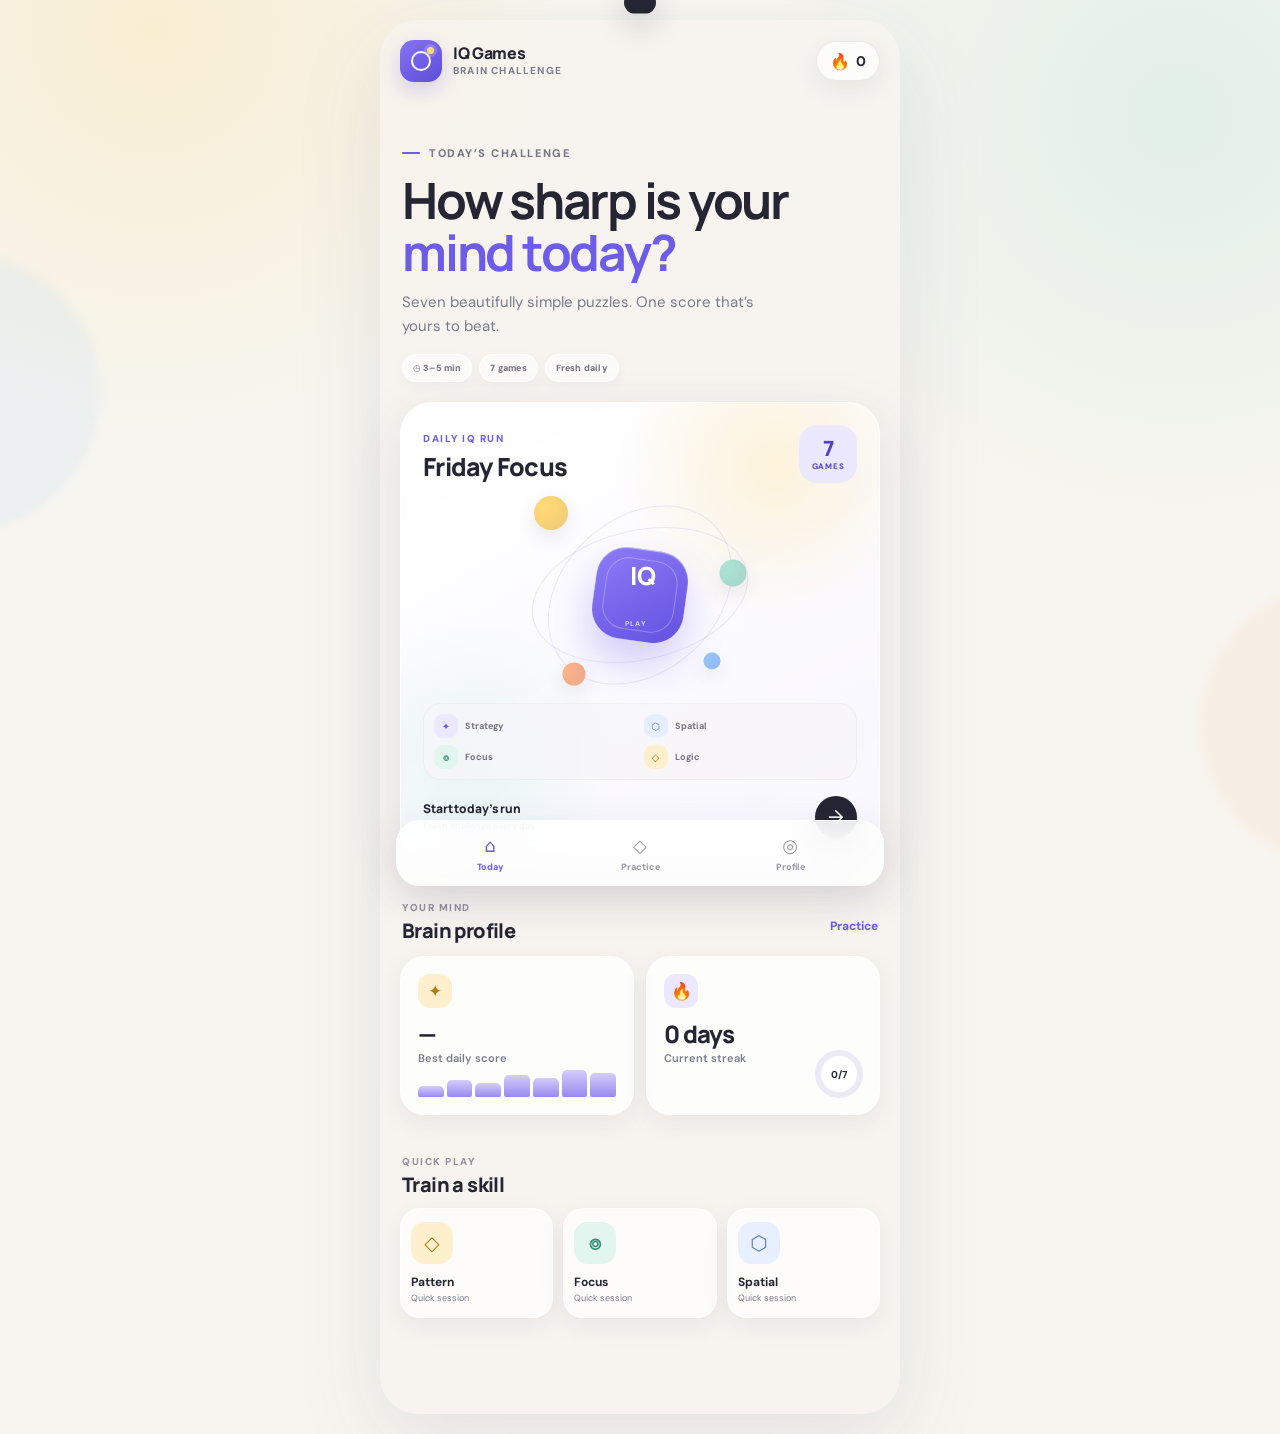
<file: index.html>
<!DOCTYPE html>
<html lang="en">
<head>
  <meta charset="UTF-8" />
  <meta name="viewport" content="width=device-width, initial-scale=1.0, viewport-fit=cover" />
  <meta name="theme-color" content="#f7f5ef" />
  <meta name="description" content="IQ Games — beautiful daily logic challenges." />
  <title>IQ Games — Brain Challenge</title>
  <link rel="preconnect" href="https://fonts.googleapis.com">
  <link rel="preconnect" href="https://fonts.gstatic.com" crossorigin>
  <link href="https://fonts.googleapis.com/css2?family=DM+Sans:wght@400;500;600;700&family=Manrope:wght@600;700;800&display=swap" rel="stylesheet">
  <link rel="icon" href="assets/app-icon.svg?v=20260904-runtimefix1" type="image/svg+xml" />
  <link rel="stylesheet" href="styles.css?v=20260904-runtimefix1" />
</head>
<body>
  <div class="ambient ambient-one"></div>
  <div class="ambient ambient-two"></div>

  <main class="app-shell" aria-live="polite">
    <header class="topbar">
      <button class="brand" id="brandButton" aria-label="Go home">
        <span class="brand-mark" aria-hidden="true">
          <span class="brand-ring"></span>
          <span class="brand-dot"></span>
        </span>
        <span class="brand-copy">
          <strong>IQ Games</strong>
          <small>Brain Challenge</small>
        </span>
      </button>

      <button class="streak-pill" aria-label="Current streak">
        <span aria-hidden="true">🔥</span>
        <strong id="headerStreak">0</strong>
      </button>
    </header>

    <section class="screen is-active" id="homeScreen" data-screen="home">
      <div class="hero">
        <div class="eyebrow"><span></span> Today’s challenge</div>
        <h1>How sharp is your<br><em>mind today?</em></h1>
        <p>Seven beautifully simple puzzles. One score that’s yours to beat.</p>
        <div class="hero-meta"><span>◷ 3–5 min</span><span>7 games</span><span>Fresh daily</span></div>
      </div>

      <button class="daily-card" id="startRunButton">
        <div class="daily-card-top">
          <div>
            <span class="card-kicker">DAILY IQ RUN</span>
            <h2 id="dailyTitle">Today’s Mix</h2>
          </div>
          <div class="run-count">7<span>games</span></div>
        </div>

        <div class="orbit-art" aria-hidden="true">
          <div class="orbit orbit-a"></div>
          <div class="orbit orbit-b"></div>
          <div class="orb orb-one"></div>
          <div class="orb orb-two"></div>
          <div class="orb orb-three"></div>
          <div class="orb orb-four"></div>
          <div class="center-gem"><span>IQ</span><small>PLAY</small></div>
        </div>

        <div class="daily-mix">
          <span><i class="mix-dot strategy">✦</i> Strategy</span>
          <span><i class="mix-dot spatial">⬡</i> Spatial</span>
          <span><i class="mix-dot focus">⌾</i> Focus</span>
          <span><i class="mix-dot logic">◇</i> Logic</span>
        </div>
        <div class="daily-card-bottom">
          <div class="daily-cta-copy">
            <strong id="dailyCtaText">Start today’s run</strong>
            <span class="community-copy" id="dailyStatusText">Fresh challenge every day</span>
          </div>
          <span class="arrow-button" aria-hidden="true">→</span>
        </div>
      </button>

      <section class="section-block">
        <div class="section-heading">
          <div>
            <span class="card-kicker muted">YOUR MIND</span>
            <h3>Brain profile</h3>
          </div>
          <button class="text-button" id="practiceButton">Practice</button>
        </div>

        <div class="stats-grid">
          <article class="stat-card score-card">
            <span class="stat-icon">✦</span>
            <strong id="homeBestScore">—</strong>
            <span>Best daily score</span>
            <div class="spark-bars" aria-hidden="true">
              <i style="height:35%"></i><i style="height:52%"></i><i style="height:43%"></i>
              <i style="height:68%"></i><i style="height:60%"></i><i style="height:84%"></i><i style="height:76%"></i>
            </div>
          </article>
          <article class="stat-card">
            <span class="stat-icon lavender">🔥</span>
            <strong id="homeStreak">0 days</strong>
            <span>Current streak</span>
            <div class="ring-progress" id="streakRing"><b id="streakGoal">0/7</b></div>
          </article>
        </div>
      </section>

      <section class="section-block">
        <div class="section-heading compact">
          <div>
            <span class="card-kicker muted">QUICK PLAY</span>
            <h3>Train a skill</h3>
          </div>
        </div>

        <div class="skill-row">
          <button class="skill-card" data-skill="Pattern">
            <span class="skill-art pattern-art">◇</span>
            <span><strong>Pattern</strong><small>Quick session</small></span>
          </button>
          <button class="skill-card" data-skill="Focus">
            <span class="skill-art focus-art">⌾</span>
            <span><strong>Focus</strong><small>Quick session</small></span>
          </button>
          <button class="skill-card" data-skill="Spatial">
            <span class="skill-art spatial-art">⬡</span>
            <span><strong>Spatial</strong><small>Quick session</small></span>
          </button>
        </div>
      </section>
    </section>

    <section class="screen" id="gameScreen" data-screen="game">
      <div class="game-head">
        <button class="icon-button" id="exitGameButton" aria-label="Exit challenge">×</button>
        <div class="progress-wrap">
          <div class="progress-meta">
            <span id="questionCounter">1 of 7</span>
            <span id="gameCategory">PATTERN</span>
          </div>
          <div class="progress-track"><span id="progressBar"></span></div>
        </div>
        <div class="timer-pill"><span>◷</span><strong id="timerText">20</strong></div>
      </div>

      <div class="challenge-copy">
        <span class="eyebrow centered" id="modePrompt"><span></span> Think carefully</span>
        <h2 id="questionTitle">What comes next?</h2>
        <p id="questionHint">Find the hidden rule in the sequence.</p>
      </div>

      <div class="puzzle-stage" id="puzzleStage">
        <div class="stage-chip" id="stageChip">PATTERN</div>
        <div class="puzzle-board" id="puzzleBoard"></div>
        <div class="memory-curtain" id="memoryCurtain" aria-hidden="true">
          <span>✦</span>
          <strong>Now remember it</strong>
        </div>
      </div>

      <div class="answer-label" id="answerLabel">CHOOSE YOUR ANSWER</div>
      <div class="answers-grid" id="answersGrid"></div>

      <div class="feedback-card" id="feedbackCard" role="status">
        <div class="feedback-icon" id="feedbackIcon">✓</div>
        <div>
          <strong id="feedbackTitle">Exactly right</strong>
          <p id="feedbackText">You spotted the rule.</p>
        </div>
        <button id="nextButton">Next <span>→</span></button>
      </div>
    </section>

    <section class="screen" id="resultScreen" data-screen="result">
      <div class="result-top">
        <span class="eyebrow centered" id="resultEyebrow"><span></span> Daily run complete</span>
        <h2 id="resultTitle">Beautiful thinking.</h2>
        <p id="resultSubtitle">Here’s how your mind performed today.</p>
      </div>

      <div class="score-orbit">
        <div class="score-ring ring-one"></div>
        <div class="score-ring ring-two"></div>
        <div class="score-core">
          <small>BRAIN SCORE</small>
          <strong id="finalScore">0</strong>
          <span id="scoreDelta">Run summary</span>
        </div>
        <span class="score-star star-a">✦</span>
        <span class="score-star star-b">✦</span>
        <span class="score-star star-c">✦</span>
      </div>

      <div class="rank-banner">
        <div class="rank-icon">♢</div>
        <div><small>BRAIN RANK</small><strong id="rankText">—</strong></div>
        <span id="correctText">—</span>
      </div>

      <div class="ability-card">
        <div class="ability-row">
          <span>Pattern</span><div><i id="patternBar"></i></div><strong id="patternScore">—</strong>
        </div>
        <div class="ability-row">
          <span>Logic</span><div><i id="logicBar"></i></div><strong id="logicScore">—</strong>
        </div>
        <div class="ability-row">
          <span>Focus</span><div><i id="focusBar"></i></div><strong id="focusScore">—</strong>
        </div>
        <div class="ability-row">
          <span>Speed</span><div><i id="speedBar"></i></div><strong id="speedScore">—</strong>
        </div>
      </div>

      <div class="insight-card">
        <span class="insight-spark">✦</span>
        <div><small>TODAY’S INSIGHT</small><strong id="insightTitle">Your pattern sense stood out.</strong><p id="insightText">Keep training the skill with the most room to grow.</p><button id="insightPracticeButton" data-skill="Mixed">Train next →</button></div>
      </div>

      <div class="run-reward-card" id="runRewardCard">
        <div class="reward-gem" aria-hidden="true"><span>✦</span></div>
        <div class="reward-copy">
          <small id="runRewardKicker">DAILY REWARD</small>
          <strong id="runRewardTitle">Run reward</strong>
          <p id="runRewardText">Calculated after your run.</p>
          <div class="streak-week" id="streakWeek" aria-label="Seven day streak progress"></div>
        </div>
      </div>

      <div class="result-actions">
        <button class="primary-button" id="shareButton">Share my score <span>↗</span></button>
        <button class="secondary-button" id="homeButton">Back home</button>
      </div>
    </section>



    <section class="screen" id="practiceScreen" data-screen="practice">
      <div class="practice-hero">
        <span class="eyebrow"><span></span> Practice lab</span>
        <h2>Train one skill<br>at a time.</h2>
        <p>Short sessions designed to feel playful, not like homework.</p>
      </div>

      <button class="practice-feature" data-practice="Mixed">
        <div>
          <span class="card-kicker">MIXED SPRINT</span>
          <h3>Five quick challenges</h3>
          <p>A little logic, spatial thinking, focus, and strategy.</p>
        </div>
        <span class="practice-play">→</span>
        <div class="practice-orbs" aria-hidden="true"><i></i><i></i><i></i></div>
      </button>

      <div class="practice-grid">
        <button class="practice-category" data-practice="Pattern">
          <span class="practice-icon pattern">◇</span>
          <div><strong>Pattern</strong><small>Sequences + matrices</small></div>
          <em>→</em>
        </button>
        <button class="practice-category" data-practice="Logic">
          <span class="practice-icon logic">⌁</span>
          <div><strong>Logic</strong><small>Balance + deduction</small></div>
          <em>→</em>
        </button>
        <button class="practice-category" data-practice="Spatial">
          <span class="practice-icon spatial">⬡</span>
          <div><strong>Spatial</strong><small>Fold + shadow + rotation</small></div>
          <em>→</em>
        </button>
        <button class="practice-category" data-practice="Focus">
          <span class="practice-icon focus">⌾</span>
          <div><strong>Focus</strong><small>Memory + path finding</small></div>
          <em>→</em>
        </button>
        <button class="practice-category wide" data-practice="Strategy">
          <span class="practice-icon strategy">✦</span>
          <div><strong>Strategy</strong><small>One Move + planning challenges</small></div>
          <em>→</em>
        </button>
      </div>
    </section>

    <section class="screen" id="profileScreen" data-screen="profile">
      <div class="profile-hero">
        <span class="eyebrow"><span></span> Your progress</span>
        <div class="level-orb"><small>LEVEL</small><strong id="profileLevel">1</strong></div>
        <h2>Keep your mind moving.</h2>
        <p>A simple record of your puzzle practice — no inflated IQ claims.</p>
        <div class="xp-track"><span id="profileXpBar"></span></div>
        <div class="xp-copy"><span id="profileXpText">0 XP</span><span id="profileNextText">500 to next level</span></div>
      </div>

      <div class="profile-stats">
        <article><span class="profile-stat-icon">✦</span><strong id="profileBest">—</strong><small>Best daily score</small></article>
        <article><span class="profile-stat-icon mint">🔥</span><strong id="profileStreak">0</strong><small>Day streak</small></article>
        <article><span class="profile-stat-icon blue">◎</span><strong id="profileAccuracy">—</strong><small>Accuracy</small></article>
        <article><span class="profile-stat-icon peach">↗</span><strong id="profileRuns">0</strong><small>Runs played</small></article>
      </div>

      <section class="profile-section">
        <div class="section-heading compact">
          <div><span class="card-kicker muted">MILESTONES</span><h3>Your collection</h3></div>
        </div>
        <div class="badge-grid">
          <article class="badge-card" id="badgeFirst"><span>◇</span><div><strong>First Spark</strong><small>Complete your first run</small></div></article>
          <article class="badge-card" id="badgeSharp"><span>✦</span><div><strong>Sharp Mind</strong><small>Score 80%+ in a run</small></div></article>
          <article class="badge-card" id="badgeStreak"><span>🔥</span><div><strong>On a Roll</strong><small>Reach a 3-day streak</small></div></article>
        </div>
      </section>

      <button class="secondary-button profile-home-button" id="profileHomeButton">Back to today</button>
    </section>

    <nav class="bottom-nav" id="bottomNav" aria-label="Main navigation">
      <button class="nav-item active" data-nav="home"><span>⌂</span><small>Today</small></button>
      <button class="nav-item" data-nav="practice"><span>◇</span><small>Practice</small></button>
      <button class="nav-item" data-nav="profile"><span>◎</span><small>Profile</small></button>
    </nav>
  </main>

  <div class="toast" id="toast"></div>
  <script src="app.js?v=20260904-runtimefix1"></script>
</body>
</html>
</file>
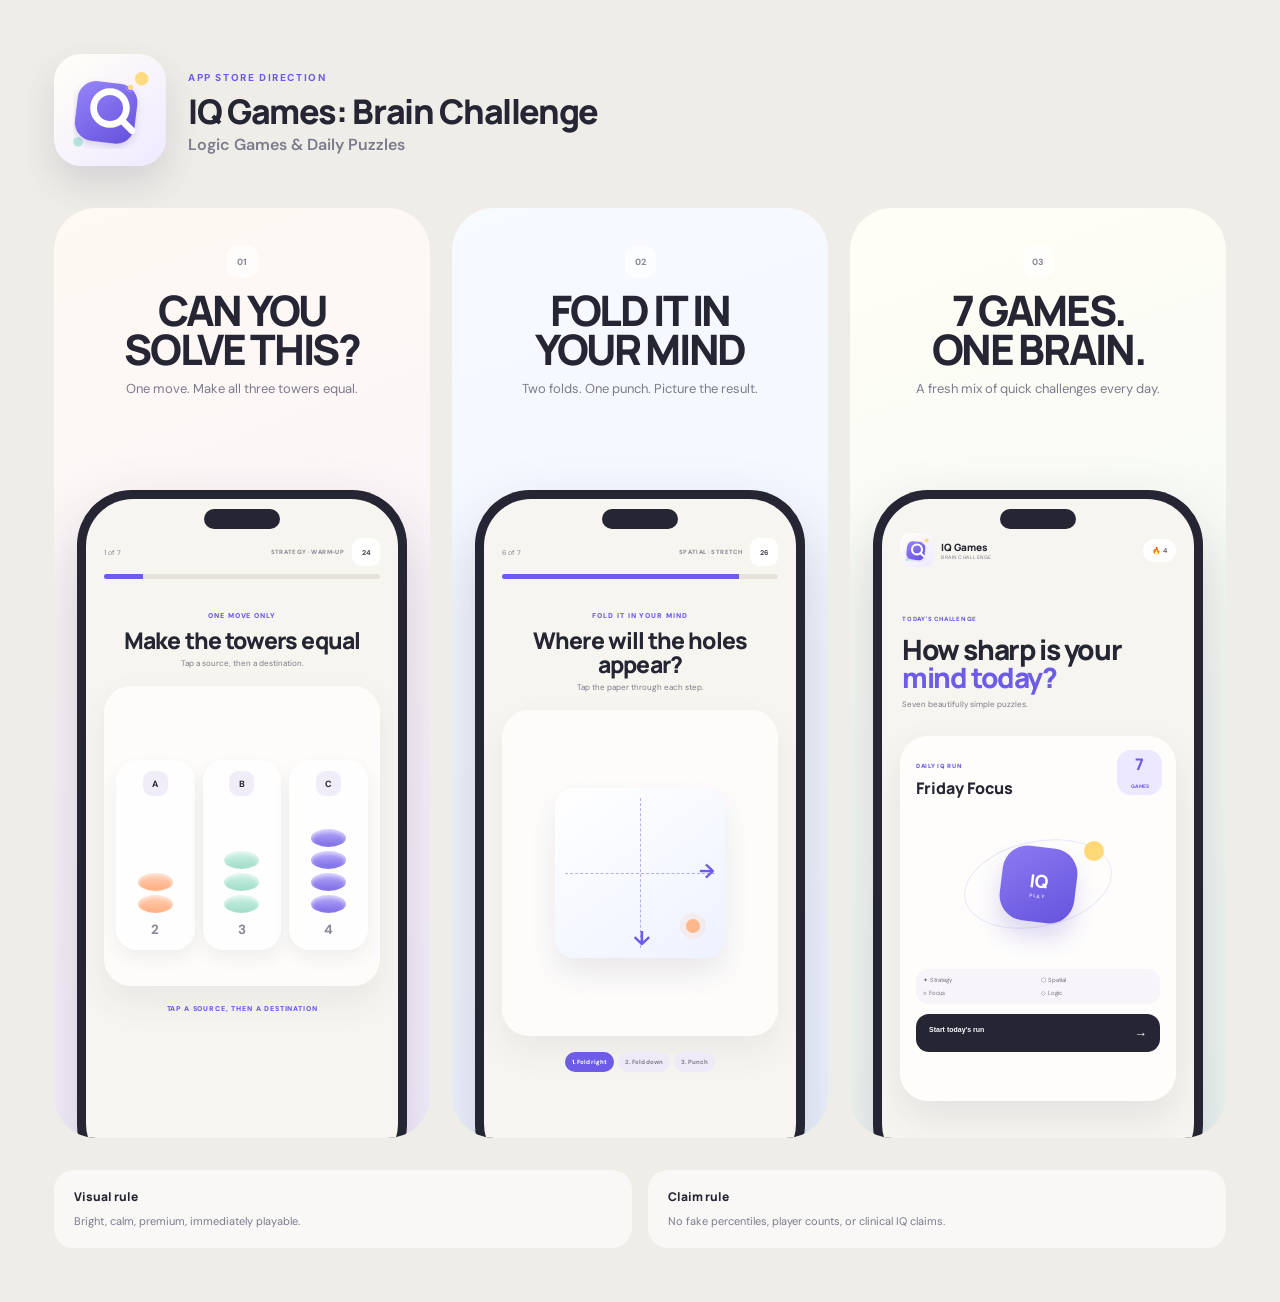
<file: app-store-preview.html>
<!DOCTYPE html>
<html lang="en">
<head>
  <meta charset="UTF-8">
  <meta name="viewport" content="width=device-width, initial-scale=1.0">
  <title>IQ Games — App Store Visual Preview</title>
  <link rel="preconnect" href="https://fonts.googleapis.com">
  <link rel="preconnect" href="https://fonts.gstatic.com" crossorigin>
  <link href="https://fonts.googleapis.com/css2?family=DM+Sans:wght@500;600;700&family=Manrope:wght@700;800&display=swap" rel="stylesheet">
  <link rel="stylesheet" href="app-store-preview.css">
</head>
<body>
  <main class="board">
    <header class="listing">
      <img src="assets/app-icon.svg" alt="IQ Games icon" class="app-icon">
      <div>
        <span class="overline">APP STORE DIRECTION</span>
        <h1>IQ Games: Brain Challenge</h1>
        <p>Logic Games & Daily Puzzles</p>
      </div>
    </header>

    <section class="shots">
      <article class="shot shot-one">
        <div class="shot-copy">
          <span class="shot-no">01</span>
          <h2>CAN YOU<br>SOLVE THIS?</h2>
          <p>One move. Make all three towers equal.</p>
        </div>
        <div class="phone">
          <div class="phone-ui">
            <div class="mini-header"><span>1 of 7</span><b>STRATEGY · WARM-UP</b><em>24</em></div>
            <div class="mini-progress"><i></i></div>
            <div class="mini-title"><small>ONE MOVE ONLY</small><strong>Make the towers equal</strong><span>Tap a source, then a destination.</span></div>
            <div class="tower-scene">
              <div class="preview-tower peach"><b>A</b><div><i></i><i></i></div><small>2</small></div>
              <div class="preview-tower mint"><b>B</b><div><i></i><i></i><i></i></div><small>3</small></div>
              <div class="preview-tower violet"><b>C</b><div><i></i><i></i><i></i><i></i></div><small>4</small></div>
            </div>
            <div class="instruction">TAP A SOURCE, THEN A DESTINATION</div>
          </div>
        </div>
      </article>

      <article class="shot shot-two">
        <div class="shot-copy">
          <span class="shot-no">02</span>
          <h2>FOLD IT IN<br>YOUR MIND</h2>
          <p>Two folds. One punch. Picture the result.</p>
        </div>
        <div class="phone">
          <div class="phone-ui">
            <div class="mini-header"><span>6 of 7</span><b>SPATIAL · STRETCH</b><em>26</em></div>
            <div class="mini-progress six"><i></i></div>
            <div class="mini-title"><small>FOLD IT IN YOUR MIND</small><strong>Where will the holes appear?</strong><span>Tap the paper through each step.</span></div>
            <div class="paper-scene">
              <div class="preview-paper">
                <i class="vline"></i><i class="hline"></i><i class="preview-punch"></i>
                <b>→</b><strong>↓</strong>
              </div>
            </div>
            <div class="fold-pills"><span class="active">1. Fold right</span><span>2. Fold down</span><span>3. Punch</span></div>
          </div>
        </div>
      </article>

      <article class="shot shot-three">
        <div class="shot-copy">
          <span class="shot-no">03</span>
          <h2>7 GAMES.<br>ONE BRAIN.</h2>
          <p>A fresh mix of quick challenges every day.</p>
        </div>
        <div class="phone">
          <div class="phone-ui home-preview">
            <div class="preview-brand"><img src="assets/app-icon.svg" alt=""><span><b>IQ Games</b><small>Brain Challenge</small></span><em>🔥 4</em></div>
            <div class="home-copy"><small>TODAY'S CHALLENGE</small><strong>How sharp is your<br><i>mind today?</i></strong><p>Seven beautifully simple puzzles.</p></div>
            <div class="daily-preview-card">
              <div><small>DAILY IQ RUN</small><strong>Friday Focus</strong><em>7<br><span>games</span></em></div>
              <div class="preview-orbit"><i></i><b>IQ<small>PLAY</small></b><span></span></div>
              <div class="mix-preview"><span>✦ Strategy</span><span>⬡ Spatial</span><span>⌾ Focus</span><span>◇ Logic</span></div>
              <button>Start today's run <span>→</span></button>
            </div>
          </div>
        </div>
      </article>
    </section>

    <footer>
      <div><strong>Visual rule</strong><span>Bright, calm, premium, immediately playable.</span></div>
      <div><strong>Claim rule</strong><span>No fake percentiles, player counts, or clinical IQ claims.</span></div>
    </footer>
  </main>
</body>
</html>
</file>
<file: styles.css>
:root {
  --paper:#f7f5ef;--surface:rgba(255,255,255,.82);--surface-solid:#fff;--ink:#252533;--muted:#7b7b8d;
  --line:rgba(45,45,68,.09);--violet:#6d5ce7;--violet-deep:#5141c7;--violet-soft:#ece8ff;
  --peach:#ffb78c;--yellow:#ffd977;--mint:#aee5d4;--blue:#9bc9ff;--rose:#f0a8b8;
  --danger:#e96b72;--success:#2ca77c;--shadow:0 18px 55px rgba(77,68,120,.12);
  --soft-shadow:0 8px 24px rgba(77,68,120,.08);--radius-xl:32px;--radius-lg:24px
}
*{box-sizing:border-box} html{background:var(--paper)}
body{margin:0;min-height:100vh;color:var(--ink);background:radial-gradient(circle at 12% 2%,rgba(255,216,119,.24),transparent 25rem),radial-gradient(circle at 92% 8%,rgba(174,229,212,.28),transparent 26rem),var(--paper);font-family:"DM Sans",system-ui,-apple-system,BlinkMacSystemFont,"Segoe UI",sans-serif;-webkit-font-smoothing:antialiased;overflow-x:hidden}
button{font:inherit;color:inherit} button:focus-visible{outline:3px solid rgba(109,92,231,.28);outline-offset:3px}
.ambient{position:fixed;width:280px;height:280px;border-radius:50%;filter:blur(4px);opacity:.45;pointer-events:none}
.ambient-one{left:-180px;top:28%;background:rgba(155,201,255,.24)}.ambient-two{right:-200px;bottom:4%;background:rgba(255,183,140,.19)}
.app-shell{width:min(100%,520px);min-height:100vh;margin:0 auto;position:relative;padding:env(safe-area-inset-top) 20px calc(96px + env(safe-area-inset-bottom))}
.topbar{height:82px;display:flex;align-items:center;justify-content:space-between;position:relative;z-index:5}
.brand{display:flex;align-items:center;gap:11px;border:0;background:transparent;padding:0;cursor:pointer;text-align:left}
.brand-mark{width:42px;height:42px;border-radius:14px;position:relative;display:grid;place-items:center;background:linear-gradient(145deg,#8574f4,#5d4dd9);box-shadow:0 8px 20px rgba(94,76,218,.22)}
.brand-ring{width:20px;height:20px;border:2.4px solid white;border-radius:50%;opacity:.95}.brand-dot{width:7px;height:7px;border-radius:50%;background:var(--yellow);position:absolute;right:8px;top:7px;box-shadow:0 0 0 3px rgba(255,255,255,.18)}
.brand-copy{display:flex;flex-direction:column;line-height:1.05}.brand-copy strong{font:800 16px/1 "Manrope",sans-serif;letter-spacing:-.02em}.brand-copy small{margin-top:5px;font-size:10px;font-weight:700;color:var(--muted);letter-spacing:.12em;text-transform:uppercase}
.streak-pill{border:1px solid var(--line);background:rgba(255,255,255,.68);backdrop-filter:blur(14px);height:40px;padding:0 13px;border-radius:999px;display:flex;align-items:center;gap:6px;box-shadow:var(--soft-shadow)}.streak-pill strong{font-size:14px}
.screen{display:none;animation:screenIn .38s cubic-bezier(.2,.8,.2,1)}.screen.is-active{display:block}@keyframes screenIn{from{opacity:0;transform:translateY(8px)}to{opacity:1;transform:translateY(0)}}
.hero{padding:36px 2px 24px}.eyebrow{display:inline-flex;align-items:center;gap:9px;color:#777588;font-size:11px;font-weight:800;letter-spacing:.14em;text-transform:uppercase}.eyebrow>span{width:18px;height:2px;border-radius:999px;background:var(--violet)}.eyebrow.centered{justify-content:center}
.hero h1,.challenge-copy h2,.result-top h2{font-family:"Manrope",sans-serif;letter-spacing:-.045em}.hero h1{margin:15px 0 12px;font-size:clamp(38px,10vw,50px);line-height:1.03}.hero h1 em{font-style:normal;color:var(--violet)}.hero p{max-width:390px;margin:0;color:var(--muted);font-size:15px;line-height:1.6}
.daily-card{width:100%;min-height:368px;border:1px solid rgba(255,255,255,.9);border-radius:var(--radius-xl);padding:22px;text-align:left;cursor:pointer;position:relative;overflow:hidden;background:linear-gradient(150deg,rgba(255,255,255,.94),rgba(248,246,255,.93)),var(--surface-solid);box-shadow:var(--shadow);transition:transform .25s ease,box-shadow .25s ease}
.daily-card:hover{transform:translateY(-2px);box-shadow:0 22px 65px rgba(77,68,120,.16)}.daily-card:active{transform:translateY(0) scale(.995)}.daily-card::before{content:"";position:absolute;inset:0;background:radial-gradient(circle at 78% 14%,rgba(255,217,119,.27),transparent 29%),radial-gradient(circle at 14% 80%,rgba(174,229,212,.24),transparent 27%);pointer-events:none}
.daily-card-top,.daily-card-bottom{position:relative;z-index:2;display:flex;align-items:center;justify-content:space-between}.card-kicker{font-size:10px;font-weight:800;letter-spacing:.15em;color:var(--violet)}.card-kicker.muted{color:#9391a2}.daily-card h2{font:800 25px/1.15 "Manrope",sans-serif;margin:6px 0 0;letter-spacing:-.03em}
.run-count{width:58px;height:58px;border-radius:18px;display:flex;flex-direction:column;align-items:center;justify-content:center;background:var(--violet-soft);color:var(--violet-deep);font:800 21px/1 "Manrope",sans-serif}.run-count span{margin-top:3px;font:700 8px/1 "DM Sans";text-transform:uppercase;letter-spacing:.1em}
.orbit-art{height:222px;position:relative;margin:1px 0}.orbit,.center-gem,.orb{position:absolute;left:50%;top:50%;transform:translate(-50%,-50%)}.orbit{border:1px solid rgba(109,92,231,.13);border-radius:50%}.orbit-a{width:220px;height:130px;transform:translate(-50%,-50%) rotate(-13deg)}.orbit-b{width:155px;height:205px;transform:translate(-50%,-50%) rotate(48deg)}
.center-gem{width:92px;height:92px;border-radius:30px;display:grid;place-items:center;background:linear-gradient(145deg,#8d7cf7,#6251df);box-shadow:0 22px 42px rgba(104,84,225,.28),inset 0 1px 1px rgba(255,255,255,.55);transform:translate(-50%,-50%) rotate(8deg)}.center-gem::after{content:"";position:absolute;inset:10px;border:1px solid rgba(255,255,255,.28);border-radius:23px}.center-gem span{color:white;font:800 25px/1 "Manrope";transform:rotate(-8deg)}
.orb{border-radius:50%;box-shadow:inset -7px -7px 13px rgba(80,70,120,.08),0 8px 18px rgba(60,55,90,.1)}.orb-one{width:34px;height:34px;background:var(--yellow);margin:-82px 0 0 -89px}.orb-two{width:27px;height:27px;background:var(--mint);margin:-22px 0 0 93px}.orb-three{width:23px;height:23px;background:var(--peach);margin:79px 0 0 -66px}.orb-four{width:17px;height:17px;background:var(--blue);margin:66px 0 0 72px}
.daily-card-bottom{gap:10px}.mini-avatars{display:flex}.mini-avatars span{width:26px;height:26px;border-radius:50%;display:grid;place-items:center;font-size:10px;margin-left:-6px;border:2px solid white}.mini-avatars span:first-child{margin-left:0;background:var(--yellow)}.mini-avatars span:nth-child(2){background:var(--mint)}.mini-avatars span:nth-child(3){background:var(--blue)}.community-copy{flex:1;color:var(--muted);font-size:11px;font-weight:600}.arrow-button{width:42px;height:42px;display:grid;place-items:center;border-radius:50%;background:var(--ink);color:white;font-size:20px}
.section-block{margin-top:34px}.section-heading{display:flex;justify-content:space-between;align-items:flex-end;margin-bottom:14px;padding:0 2px}.section-heading.compact{margin-bottom:12px}.section-heading h3{margin:4px 0 0;font:800 20px/1.1 "Manrope";letter-spacing:-.03em}.text-button{border:0;background:transparent;color:var(--violet);font-size:12px;font-weight:800;padding:8px 0;cursor:pointer}
.stats-grid{display:grid;grid-template-columns:1fr 1fr;gap:12px}.stat-card{min-height:150px;border-radius:var(--radius-lg);background:rgba(255,255,255,.76);border:1px solid rgba(255,255,255,.9);box-shadow:var(--soft-shadow);padding:17px;display:flex;flex-direction:column;position:relative;overflow:hidden}.stat-icon{width:34px;height:34px;display:grid;place-items:center;border-radius:12px;background:#fff0cd;color:#b47d12;font-size:17px;margin-bottom:14px}.stat-icon.lavender{background:var(--violet-soft);color:var(--violet)}.stat-card strong{font:800 24px/1 "Manrope";letter-spacing:-.04em}.stat-card>span:not(.stat-icon){margin-top:5px;font-size:11px;color:var(--muted);font-weight:600}.spark-bars{display:flex;gap:3px;align-items:flex-end;height:32px;margin-top:auto}.spark-bars i{flex:1;border-radius:5px 5px 2px 2px;background:linear-gradient(#cabfff,#7c6ae8);opacity:.78}.ring-progress{position:absolute;right:16px;bottom:16px;width:48px;height:48px;border-radius:50%;background:conic-gradient(var(--violet) 88%,#eceaf4 0);display:grid;place-items:center}.ring-progress::before{content:"";position:absolute;width:36px;height:36px;border-radius:50%;background:white}.ring-progress b{position:relative;z-index:1;font-size:10px}
.skill-row{display:grid;grid-template-columns:repeat(3,1fr);gap:10px}.skill-card{border:1px solid rgba(255,255,255,.9);background:rgba(255,255,255,.72);border-radius:20px;padding:13px 10px;box-shadow:var(--soft-shadow);cursor:pointer;display:flex;flex-direction:column;align-items:flex-start;gap:10px;text-align:left;transition:.2s ease}.skill-card:hover{transform:translateY(-2px)}.skill-art{width:42px;height:42px;border-radius:14px;display:grid;place-items:center;font-size:20px;font-weight:800}.pattern-art{background:#fff0cd;color:#b27b16}.focus-art{background:#e2f6ef;color:#348a70}.spatial-art{background:#e8efff;color:#5877bc}.skill-card strong{display:block;font-size:12px}.skill-card small{display:block;font-size:9px;color:var(--muted);margin-top:2px}
.bottom-nav{position:fixed;z-index:10;left:50%;transform:translateX(-50%);bottom:max(14px,env(safe-area-inset-bottom));width:min(calc(100% - 28px),488px);height:66px;border-radius:24px;background:rgba(255,255,255,.86);border:1px solid rgba(255,255,255,.94);box-shadow:0 14px 42px rgba(63,56,91,.13);backdrop-filter:blur(18px);display:flex;align-items:center;justify-content:space-around;padding:6px 18px}.nav-item{border:0;background:transparent;display:flex;flex-direction:column;align-items:center;gap:3px;color:#9a98a7;min-width:64px;cursor:pointer}.nav-item span{font-size:18px}.nav-item small{font-size:9px;font-weight:800}.nav-item.active{color:var(--violet)}

/* Game */
#gameScreen{padding-top:8px}.game-head{display:flex;align-items:center;gap:12px;margin-top:10px}.icon-button{width:42px;height:42px;border-radius:50%;border:1px solid var(--line);background:rgba(255,255,255,.68);font-size:24px;line-height:1;cursor:pointer}.progress-wrap{flex:1}.progress-meta{display:flex;justify-content:space-between;margin-bottom:7px;font-size:9px;font-weight:800;color:var(--muted);letter-spacing:.09em}.progress-track{width:100%;height:7px;background:#e9e6e0;border-radius:999px;overflow:hidden}.progress-track span{display:block;height:100%;width:14.28%;border-radius:999px;background:linear-gradient(90deg,#8f7cf2,#6654df);transition:width .35s ease}.timer-pill{min-width:50px;height:42px;border-radius:14px;background:white;box-shadow:var(--soft-shadow);display:flex;align-items:center;justify-content:center;gap:4px;font-size:11px}.timer-pill strong{font-size:13px}
.challenge-copy{text-align:center;padding:42px 12px 23px}.challenge-copy h2{margin:12px 0 7px;font-size:34px;line-height:1.05}.challenge-copy p{margin:0;color:var(--muted);font-size:13px;min-height:20px}
.puzzle-stage{min-height:292px;border-radius:32px;background:rgba(255,255,255,.76);border:1px solid rgba(255,255,255,.96);box-shadow:var(--shadow);display:grid;place-items:center;padding:30px 24px 24px;position:relative;overflow:hidden}.puzzle-stage::before{content:"";position:absolute;width:240px;height:240px;border-radius:50%;background:radial-gradient(circle,rgba(109,92,231,.075),rgba(109,92,231,0) 68%);pointer-events:none}.stage-chip{position:absolute;left:18px;top:16px;padding:6px 9px;border-radius:999px;background:#f1eefc;color:#7164c8;font-size:8px;font-weight:800;letter-spacing:.12em}
.puzzle-board{position:relative;z-index:1;display:grid;gap:12px;justify-content:center;align-content:center}.puzzle-board.sequence{grid-template-columns:repeat(3,78px)}.puzzle-board.matrix{grid-template-columns:repeat(3,70px);gap:9px}.puzzle-board.odd{grid-template-columns:repeat(2,92px);gap:14px}.puzzle-board.equations{width:min(100%,290px);gap:10px}.puzzle-board.memory{grid-template-columns:repeat(3,66px);gap:9px}
.tile{width:78px;height:78px;border-radius:22px;background:#fbfaf7;border:1px solid rgba(40,40,60,.06);box-shadow:0 8px 18px rgba(58,51,87,.07),inset 0 1px 0 white;display:grid;place-items:center;position:relative}.matrix .tile{width:70px;height:70px;border-radius:19px}.memory .tile{width:66px;height:66px;border-radius:18px}.tile.question{background:linear-gradient(145deg,#f0ecff,#e7e1ff);border:1px dashed rgba(109,92,231,.38);color:var(--violet);font:800 27px/1 "Manrope"}.tile-number{position:absolute;top:6px;left:8px;color:#a6a3af;font-size:8px;font-weight:800}
.shape{width:36px;height:36px;display:block;position:relative;--shape-color:var(--violet);transform:rotate(var(--rotation,0deg))}
.shape.circle{border-radius:50%;background:var(--shape-color);box-shadow:inset -6px -6px 10px rgba(80,70,120,.08)}.shape.square{border-radius:10px;background:var(--shape-color);box-shadow:inset -5px -5px 10px rgba(45,28,130,.08)}.shape.diamond{border-radius:9px;background:var(--shape-color);transform:rotate(calc(45deg + var(--rotation,0deg))) scale(.84)}.shape.ring{border-radius:50%;border:8px solid var(--shape-color)}.shape.triangle{width:0;height:0;border-left:19px solid transparent;border-right:19px solid transparent;border-bottom:34px solid var(--shape-color);transform:rotate(var(--rotation,0deg))}.shape.cross::before,.shape.cross::after{content:"";position:absolute;background:var(--shape-color);border-radius:5px}.shape.cross::before{width:36px;height:12px;left:0;top:12px}.shape.cross::after{height:36px;width:12px;left:12px;top:0}.shape.arrow{width:40px;height:12px;background:var(--shape-color);border-radius:8px;transform:rotate(var(--rotation,0deg))}.shape.arrow::after{content:"";position:absolute;right:-7px;top:-7px;border-left:14px solid var(--shape-color);border-top:13px solid transparent;border-bottom:13px solid transparent}
.tone-violet{--shape-color:var(--violet)}.tone-peach{--shape-color:var(--peach)}.tone-yellow{--shape-color:var(--yellow)}.tone-mint{--shape-color:var(--mint)}.tone-blue{--shape-color:var(--blue)}.tone-rose{--shape-color:var(--rose)}
.odd-card{width:92px;height:92px;border-radius:24px;background:#fbfaf7;border:1px solid rgba(40,40,60,.06);box-shadow:0 8px 18px rgba(58,51,87,.07);display:grid;place-items:center;position:relative}.odd-card b{position:absolute;left:9px;top:7px;font-size:9px;color:#aaa6b2}.equation{height:52px;border-radius:17px;background:#fbfaf7;border:1px solid rgba(40,40,60,.06);box-shadow:0 7px 16px rgba(58,51,87,.055);display:flex;align-items:center;justify-content:center;gap:10px;font:800 20px/1 "Manrope";letter-spacing:-.02em}.mini-shape{display:inline-grid;place-items:center;width:28px;height:28px}.mini-shape .shape{transform:scale(.55) rotate(var(--rotation,0deg))}.equation-symbol{color:#9a96a4;font-size:15px}.equation-value{min-width:24px;color:var(--violet)}
.memory-curtain{position:absolute;z-index:3;inset:0;background:rgba(248,246,241,.94);backdrop-filter:blur(12px);display:flex;flex-direction:column;align-items:center;justify-content:center;gap:8px;opacity:0;pointer-events:none;transition:opacity .3s ease}.memory-curtain.show{opacity:1}.memory-curtain span{width:52px;height:52px;border-radius:18px;background:var(--violet-soft);color:var(--violet);display:grid;place-items:center;font-size:23px}.memory-curtain strong{font:800 16px "Manrope"}
.answer-label{text-align:center;margin:26px 0 12px;font-size:9px;font-weight:800;letter-spacing:.14em;color:#92909d}.answers-grid{display:grid;grid-template-columns:repeat(4,1fr);gap:9px;transition:opacity .2s ease}.answers-grid.waiting{opacity:.24;pointer-events:none}.answer-button{min-height:82px;border:1px solid rgba(255,255,255,.92);border-radius:21px;background:rgba(255,255,255,.78);box-shadow:var(--soft-shadow);cursor:pointer;display:grid;place-items:center;position:relative;transition:.18s ease}.answer-button:hover{transform:translateY(-2px);border-color:rgba(109,92,231,.2)}.answer-button.correct{border:2px solid var(--success);background:#edfaf5}.answer-button.wrong{border:2px solid var(--danger);background:#fff2f3;animation:shake .28s ease}.answer-text{font:800 22px/1 "Manrope";color:#4a4856}.answer-sub{display:block;font-size:8px;color:#9b98a4;margin-top:5px;font-weight:800;letter-spacing:.08em}
@keyframes shake{0%,100%{transform:translateX(0)}25%{transform:translateX(-4px)}75%{transform:translateX(4px)}}
.feedback-card{position:fixed;left:50%;transform:translateX(-50%) translateY(140%);bottom:max(16px,env(safe-area-inset-bottom));z-index:20;width:min(calc(100% - 28px),488px);min-height:82px;border-radius:25px;background:rgba(255,255,255,.97);box-shadow:0 20px 55px rgba(42,39,65,.18);border:1px solid white;padding:14px;display:grid;grid-template-columns:44px 1fr auto;align-items:center;gap:11px;transition:transform .38s cubic-bezier(.2,.85,.2,1)}.feedback-card.show{transform:translateX(-50%) translateY(0)}.feedback-icon{width:42px;height:42px;border-radius:14px;display:grid;place-items:center;background:#e3f6ef;color:var(--success);font-weight:900}.feedback-card.bad .feedback-icon{background:#ffeaec;color:var(--danger)}.feedback-card strong{font-size:13px}.feedback-card p{margin:3px 0 0;font-size:10px;color:var(--muted);line-height:1.35}.feedback-card button{border:0;background:var(--ink);color:white;height:42px;padding:0 14px;border-radius:14px;font-size:11px;font-weight:800;cursor:pointer}

/* Result */
.result-top{text-align:center;padding:48px 10px 10px}.result-top h2{font-size:34px;margin:12px 0 5px}.result-top p{margin:0;color:var(--muted);font-size:13px}.score-orbit{height:310px;position:relative;display:grid;place-items:center}.score-ring{position:absolute;border-radius:50%;border:1px solid rgba(109,92,231,.12)}.ring-one{width:260px;height:190px;transform:rotate(-18deg)}.ring-two{width:185px;height:270px;transform:rotate(52deg)}
.score-core{width:172px;height:172px;border-radius:56px;display:flex;flex-direction:column;align-items:center;justify-content:center;background:linear-gradient(145deg,#8978f1,#6250d7);box-shadow:0 25px 50px rgba(91,72,201,.25),inset 0 1px 1px rgba(255,255,255,.45);color:white;transform:rotate(4deg)}.score-core>*{transform:rotate(-4deg)}.score-core small{font-size:8px;font-weight:800;letter-spacing:.15em;opacity:.8}.score-core strong{font:800 51px/.95 "Manrope";letter-spacing:-.06em;margin:7px 0}.score-core span{background:rgba(255,255,255,.16);padding:5px 9px;border-radius:999px;font-size:9px;font-weight:700}.score-star{position:absolute;color:var(--yellow)}.star-a{left:17%;top:30%;font-size:22px}.star-b{right:17%;top:55%;font-size:17px;color:var(--mint)}.star-c{right:28%;top:20%;font-size:11px;color:var(--peach)}
.rank-banner{border-radius:24px;background:rgba(255,255,255,.8);border:1px solid white;box-shadow:var(--soft-shadow);padding:16px;display:flex;align-items:center;gap:12px}.rank-icon{width:46px;height:46px;border-radius:15px;background:#fff0cd;color:#aa7615;display:grid;place-items:center;font-size:22px}.rank-banner>div:nth-child(2){display:flex;flex-direction:column;flex:1}.rank-banner small{font-size:8px;font-weight:800;letter-spacing:.13em;color:var(--muted)}.rank-banner strong{font:800 19px "Manrope"}.rank-banner>span{font-size:10px;color:var(--muted);font-weight:700}
.ability-card{margin-top:12px;border-radius:24px;background:rgba(255,255,255,.78);border:1px solid white;box-shadow:var(--soft-shadow);padding:18px}.ability-row{display:grid;grid-template-columns:65px 1fr 28px;gap:10px;align-items:center;margin:11px 0;font-size:10px;font-weight:700}.ability-row>div{height:7px;border-radius:999px;background:#ece9e3;overflow:hidden}.ability-row i{display:block;height:100%;width:0;border-radius:999px;background:linear-gradient(90deg,#b9aff7,#6d5ce7);transition:width .8s cubic-bezier(.2,.8,.2,1)}.ability-row strong{text-align:right;font-size:10px}
.result-actions{display:grid;gap:10px;margin-top:18px}.primary-button,.secondary-button{width:100%;height:58px;border-radius:19px;font-size:13px;font-weight:800;cursor:pointer}.primary-button{border:0;background:var(--ink);color:white;box-shadow:0 12px 24px rgba(37,37,51,.14)}.primary-button span{margin-left:5px}.secondary-button{background:rgba(255,255,255,.65);border:1px solid var(--line)}
.toast{position:fixed;left:50%;top:18px;z-index:50;transform:translate(-50%,-120%);padding:11px 16px;border-radius:999px;background:var(--ink);color:white;font-size:11px;font-weight:700;box-shadow:0 12px 30px rgba(37,37,51,.2);transition:transform .3s ease}.toast.show{transform:translate(-50%,0)}
@media(max-width:390px){.app-shell{padding-left:15px;padding-right:15px}.hero{padding-top:25px}.hero h1{font-size:38px}.daily-card{min-height:344px;padding:19px}.orbit-art{height:205px}.puzzle-board.sequence{grid-template-columns:repeat(3,70px);gap:10px}.sequence .tile{width:70px;height:70px}.puzzle-board.matrix{grid-template-columns:repeat(3,64px)}.matrix .tile{width:64px;height:64px}.answers-grid{gap:7px}.answer-button{min-height:74px}.skill-card{padding:11px 8px}}
@media(min-width:700px){body{padding:20px 0}.app-shell{min-height:calc(100vh - 40px);border-radius:38px;background:rgba(247,245,239,.64);box-shadow:0 28px 90px rgba(71,64,98,.1)}}
@media(prefers-reduced-motion:reduce){*,*::before,*::after{animation-duration:.01ms!important;transition-duration:.01ms!important}}

/* Rich puzzle mechanics */
.puzzle-board.onemove,.puzzle-board.balance,.puzzle-board.fold,.puzzle-board.shadow,.puzzle-board.path{width:100%}
.move-board{width:100%;display:grid;grid-template-columns:repeat(3,1fr);gap:14px;align-items:end;padding:22px 10px 4px;position:relative}
.gem-tower{height:180px;border-radius:25px;background:linear-gradient(180deg,rgba(255,255,255,.9),rgba(248,246,241,.8));border:1px solid rgba(49,46,66,.06);box-shadow:0 9px 22px rgba(64,56,88,.07);display:flex;flex-direction:column;align-items:center;justify-content:flex-end;padding:14px 10px 13px}
.tower-label{position:absolute;margin-top:-146px;width:30px;height:30px;border-radius:11px;background:#f0edf8;color:#7268a6;display:grid;place-items:center;font:800 11px "Manrope"}
.gem-stack{display:flex;flex-direction:column-reverse;gap:5px;align-items:center;margin-bottom:8px}
.gem{width:38px;height:21px;border-radius:50%;display:block;box-shadow:inset 0 2px 5px rgba(255,255,255,.6),inset 0 -4px 6px rgba(75,62,110,.11),0 5px 10px rgba(66,57,91,.09)}
.gem.tone-peach{background:linear-gradient(#ffd1b8,#ffad7e)}.gem.tone-mint{background:linear-gradient(#d0f2e7,#9edcc8)}.gem.tone-violet{background:linear-gradient(#b9affb,#7a69e5)}
.tower-count{font:800 11px "Manrope";color:#918d9c}.move-goal{grid-column:1/-1;text-align:center;margin-top:2px;color:#767281;font-size:9px;font-weight:800;letter-spacing:.12em}.move-goal span{color:var(--violet);padding:0 5px}

.balance-board{width:100%;display:grid;gap:28px;padding:20px 7px 5px}
.scale{height:92px;position:relative}.scale .beam{position:absolute;left:50%;top:24px;width:78%;height:7px;border-radius:999px;background:linear-gradient(90deg,#b9b4c4,#777184,#b9b4c4);transform:translateX(-50%)}.scale .pivot{position:absolute;left:50%;top:23px;transform:translateX(-50%);color:#6e6680;font-size:28px;line-height:1}
.scale::after{content:"";position:absolute;left:50%;top:48px;transform:translateX(-50%);width:8px;height:36px;border-radius:5px;background:#8b8494}
.pan{position:absolute;top:17px;width:105px;height:60px;display:flex;align-items:flex-end;justify-content:center;gap:2px;padding-bottom:3px}.pan::before{content:"";position:absolute;left:10px;right:10px;bottom:0;height:5px;border-radius:999px;background:#d7d2dc}.pan::after{content:"";position:absolute;left:50%;bottom:4px;width:1px;height:39px;background:#c3bdca;transform-origin:bottom}.pan.left{left:0}.pan.right{right:0}.pan.left::after{transform:translateX(-50%) rotate(19deg)}.pan.right::after{transform:translateX(-50%) rotate(-19deg)}
.pan .mini-shape{width:36px;height:36px}.mystery-weight{width:33px;height:33px;border-radius:12px;background:var(--violet-soft);color:var(--violet);display:grid;place-items:center;font:800 16px "Manrope"}

.fold-board{width:100%;display:flex;flex-direction:column;align-items:center;gap:18px;padding:10px 0}
.paper{width:184px;height:184px;border-radius:22px;background:linear-gradient(145deg,#fff,#f2f5ff);border:1px solid rgba(73,67,99,.08);box-shadow:0 16px 30px rgba(60,55,86,.1);position:relative;overflow:hidden}
.paper::before{content:"";position:absolute;inset:0;background:linear-gradient(90deg,transparent 49.5%,rgba(109,92,231,.06) 50%,transparent 50.5%),linear-gradient(transparent 49.5%,rgba(109,92,231,.06) 50%,transparent 50.5%)}
.fold-line{position:absolute;border-color:#9d92e9;border-style:dashed;opacity:.9}.fold-line.vertical{top:12px;bottom:12px;left:50%;border-left-width:1px}.fold-line.horizontal{left:12px;right:12px;top:50%;border-top-width:1px}.punch{position:absolute;right:28px;bottom:28px;width:15px;height:15px;border-radius:50%;background:#ffb07f;box-shadow:0 0 0 6px rgba(255,176,127,.14)}.fold-arrow{position:absolute;color:var(--violet);font:800 22px "Manrope"}.arrow-x{right:12px;top:74px}.arrow-y{left:84px;bottom:8px}.fold-steps{display:flex;gap:7px;flex-wrap:wrap;justify-content:center}.fold-steps span{padding:6px 8px;border-radius:999px;background:#f1eef8;color:#777185;font-size:8px;font-weight:800}
.dot-pattern{width:52px;height:52px;border-radius:12px;border:1px solid rgba(56,52,72,.1);background:#fbfaf7;display:grid;grid-template-columns:repeat(4,1fr);gap:4px;padding:7px}.dot-pattern i{border-radius:50%;background:transparent}.dot-pattern i.on{background:var(--peach);box-shadow:0 2px 5px rgba(179,102,65,.14)}
.pattern-answer{padding:8px}

.shadow-board{width:100%;height:228px;position:relative;display:grid;place-items:center}.light-source{position:absolute;right:22px;top:10px;width:44px;height:44px;border-radius:50%;display:grid;place-items:center;background:#fff1b9;color:#d59a17;font-size:20px;box-shadow:0 0 0 10px rgba(255,223,119,.12)}
.object-cluster{position:absolute;left:54px;top:48px;width:130px;height:120px}.float-shape{position:absolute;display:block;box-shadow:0 12px 18px rgba(77,67,101,.1),inset 0 2px 3px rgba(255,255,255,.55)}.fs-a{width:48px;height:48px;border-radius:16px;background:linear-gradient(145deg,#ffcfb2,#ffab79);left:8px;top:42px}.fs-b{width:38px;height:38px;border-radius:50%;background:linear-gradient(145deg,#c5bdf9,#7d6ce5);left:54px;top:10px}.fs-c{width:43px;height:43px;border-radius:13px;background:linear-gradient(145deg,#d0f1e7,#9ddac7);left:81px;top:56px;transform:rotate(18deg)}.fs-d{width:33px;height:33px;border-radius:50%;background:linear-gradient(145deg,#ffe7a8,#ffd26b);left:57px;top:83px}
.shadow-floor{position:absolute;right:26px;bottom:14px;width:142px;height:88px;border-radius:50%;background:linear-gradient(180deg,#f0eee8,#e7e4df);transform:skewX(-10deg);display:grid;place-items:center;overflow:hidden}.shadow-floor .shadow-choice{width:92px;height:72px;opacity:.28;transform:skewX(10deg)}
.shadow-choice{width:60px;height:60px}.shadow-choice circle{fill:#54505c}.shadow-answer{padding:5px}

.path-map{width:100%;max-width:330px;height:auto;filter:drop-shadow(0 8px 12px rgba(65,57,87,.07))}
.puzzle-board.path{display:grid;place-items:center}
.answers-grid:has(.answer-text .answer-sub){align-items:stretch}

@media(max-width:390px){
  .move-board{gap:9px;padding-left:0;padding-right:0}.gem-tower{height:168px}.gem{width:34px;height:19px}
  .paper{width:166px;height:166px}.shadow-board{height:215px}.object-cluster{left:35px}.shadow-floor{right:10px;width:130px}
}

/* Puzzle-specific atmosphere + answer feedback */
#puzzleStage{transition:background .35s ease,box-shadow .35s ease,transform .2s ease}
#puzzleStage[data-type="onemove"]{background:linear-gradient(160deg,rgba(255,255,255,.86),rgba(255,246,238,.82))}
#puzzleStage[data-type="fold"]{background:linear-gradient(160deg,rgba(255,255,255,.86),rgba(240,244,255,.84))}
#puzzleStage[data-type="shadow"]{background:linear-gradient(160deg,rgba(255,255,255,.87),rgba(255,249,230,.84))}
#puzzleStage[data-type="balance"]{background:linear-gradient(160deg,rgba(255,255,255,.87),rgba(241,250,246,.84))}
#puzzleStage[data-type="path"]{background:linear-gradient(160deg,rgba(255,255,255,.88),rgba(247,244,255,.84))}
#puzzleStage.stage-correct{box-shadow:0 20px 58px rgba(44,167,124,.14);animation:stagePop .36s ease}
#puzzleStage.stage-wrong{box-shadow:0 20px 58px rgba(233,107,114,.11)}
@keyframes stagePop{0%{transform:scale(1)}45%{transform:scale(1.012)}100%{transform:scale(1)}}
.light-ray{position:absolute;right:58px;top:48px;width:118px;height:1px;background:linear-gradient(90deg,rgba(244,197,80,.45),rgba(244,197,80,0));transform-origin:right center;opacity:.65}
.ray-a{transform:rotate(148deg)}.ray-b{transform:rotate(164deg)}
.soft-cast{width:92px;height:35px;border-radius:50%;background:radial-gradient(ellipse,rgba(62,58,70,.24),rgba(62,58,70,.04) 68%,transparent 72%);filter:blur(3px);display:block;transform:skewX(12deg)}


/* Direct-manipulation puzzles */
.answers-grid.interaction-hidden{
  position:absolute!important;
  width:1px!important;height:1px!important;
  overflow:hidden!important;
  clip:rect(0 0 0 0)!important;
  clip-path:inset(50%)!important;
  white-space:nowrap!important;
}
.answer-label.interaction-label{color:var(--violet);font-size:10px}
.gem-tower{
  appearance:none;-webkit-appearance:none;color:inherit;font:inherit;cursor:pointer;
  transition:transform .2s ease,box-shadow .2s ease,border-color .2s ease,background .2s ease;
  position:relative
}
.gem-tower:hover{transform:translateY(-3px);box-shadow:0 13px 28px rgba(64,56,88,.11)}
.gem-tower:active{transform:translateY(-1px) scale(.985)}
.gem-tower.selected-source{
  border-color:rgba(109,92,231,.42);
  background:linear-gradient(180deg,#fff,#f1edff);
  box-shadow:0 14px 30px rgba(109,92,231,.15)
}
.gem-tower.selected-source::after{
  content:"MOVE FROM HERE";position:absolute;left:50%;bottom:-26px;transform:translateX(-50%);
  white-space:nowrap;font-size:7px;font-weight:900;letter-spacing:.1em;color:var(--violet)
}
.tower-action{
  position:absolute;right:8px;top:8px;padding:3px 6px;border-radius:999px;background:#f1eef8;
  color:#8d879a;font-size:7px;font-weight:800;text-transform:uppercase
}
.gem-tower.tower-balanced{
  border-color:rgba(44,167,124,.26);background:linear-gradient(180deg,#fff,#effaf5)
}
.gem-lift{animation:gemLift .22s ease forwards}
.gem-drop{animation:gemDrop .32s cubic-bezier(.2,.9,.25,1)}
@keyframes gemLift{to{transform:translateY(-20px) scale(.8);opacity:0}}
@keyframes gemDrop{from{transform:translateY(-28px) scale(.7);opacity:0}to{transform:translateY(0) scale(1);opacity:1}}

.path-route{cursor:pointer;outline:none}
.path-route .path-visible{transition:stroke-width .2s ease,filter .2s ease,opacity .2s ease}
.path-route:hover .path-visible,.path-route:focus .path-visible{stroke-width:11;filter:drop-shadow(0 3px 5px rgba(76,66,105,.14))}
.path-route.route-chosen .path-visible{stroke-width:12}
.path-route.route-correct .path-visible{filter:drop-shadow(0 0 7px rgba(44,167,124,.36));stroke-width:12}
.path-route.route-wrong .path-visible{opacity:.38}
.path-star{transform-box:fill-box;transform-origin:center;animation:starGlow 2.2s ease-in-out infinite}
@keyframes starGlow{0%,100%{filter:drop-shadow(0 0 0 rgba(255,211,101,0))}50%{filter:drop-shadow(0 0 6px rgba(255,211,101,.75))}}


/* Balance: direct placement */
.balance-tray{
  display:grid;grid-template-columns:repeat(4,1fr);gap:8px;margin-top:2px
}
.balance-piece{
  appearance:none;-webkit-appearance:none;border:1px solid rgba(57,53,73,.07);
  background:rgba(255,255,255,.82);height:58px;border-radius:17px;display:grid;place-items:center;
  cursor:grab;box-shadow:0 7px 16px rgba(61,55,84,.06);
  transition:transform .18s ease,box-shadow .18s ease,border-color .18s ease,opacity .18s ease
}
.balance-piece:hover{transform:translateY(-2px);box-shadow:0 10px 20px rgba(61,55,84,.1)}
.balance-piece:active{cursor:grabbing;transform:scale(.97)}
.balance-piece.dragging{opacity:.45}
.balance-piece.chosen{border-color:rgba(109,92,231,.4);background:#f2efff}
.balance-dropzone{border-radius:17px;transition:background .2s ease,box-shadow .2s ease}
.balance-dropzone.drag-over{background:rgba(109,92,231,.09);box-shadow:inset 0 0 0 2px rgba(109,92,231,.25)}
.mystery-weight.placed-weight{background:white;border:1px solid rgba(56,52,72,.08)}
.mystery-weight.placed-weight .shape{transform:scale(.55) rotate(var(--rotation,0deg))}
.interactive-scale .beam{transition:transform .4s cubic-bezier(.2,.8,.2,1)}
.interactive-scale.balanced .beam{transform:translateX(-50%) rotate(0deg)}
.interactive-scale.unbalanced .beam{transform:translateX(-50%) rotate(6deg)}
.interactive-scale.balanced .pan.left{transform:translateY(0)}.interactive-scale.balanced .pan.right{transform:translateY(0)}
.interactive-scale.unbalanced .pan.left{transform:translateY(-6px)}.interactive-scale.unbalanced .pan.right{transform:translateY(6px)}
.interactive-scale .pan{transition:transform .4s cubic-bezier(.2,.8,.2,1)}

/* Fold: staged physical interaction */
.paper-stage{
  width:188px;height:188px;border:0;background:transparent;padding:0;position:relative;cursor:pointer;
  perspective:700px;filter:drop-shadow(0 16px 22px rgba(60,55,86,.1))
}
.paper-sheet{position:absolute;inset:0;border-radius:22px;background:linear-gradient(145deg,#fff,#f2f5ff);border:1px solid rgba(73,67,99,.08);backface-visibility:hidden}
.paper-base{z-index:1}
.paper-fold-x{z-index:2;left:50%;width:50%;transform-origin:left center;background:linear-gradient(145deg,#fbfbff,#e9edff);transition:transform .52s cubic-bezier(.2,.75,.2,1),opacity .25s ease}
.paper-fold-y{z-index:3;top:50%;height:50%;transform-origin:center top;background:linear-gradient(145deg,#f8f9ff,#e9edff);opacity:0;transition:transform .52s cubic-bezier(.2,.75,.2,1),opacity .25s ease}
.paper-stage .fold-line,.paper-stage .punch,.paper-stage .fold-arrow,.paper-stage .fold-tap{z-index:6}
.paper-stage[data-phase="1"] .paper-fold-x,.paper-stage[data-phase="2"] .paper-fold-x,.paper-stage[data-phase="3"] .paper-fold-x{transform:rotateY(-178deg)}
.paper-stage[data-phase="1"] .paper-fold-y,.paper-stage[data-phase="2"] .paper-fold-y,.paper-stage[data-phase="3"] .paper-fold-y{opacity:1}
.paper-stage[data-phase="2"] .paper-fold-y,.paper-stage[data-phase="3"] .paper-fold-y{transform:rotateX(178deg)}
.paper-stage .punch{opacity:0;transition:opacity .2s ease,transform .25s ease}
.paper-stage[data-phase="2"] .punch{opacity:.35}
.paper-stage[data-phase="3"] .punch{opacity:1;transform:scale(.8);box-shadow:0 0 0 10px rgba(255,176,127,.12)}
.paper-stage[data-phase="1"] .arrow-x,.paper-stage[data-phase="2"] .arrow-x,.paper-stage[data-phase="3"] .arrow-x{opacity:0}
.paper-stage[data-phase="2"] .arrow-y,.paper-stage[data-phase="3"] .arrow-y{opacity:0}
.fold-tap{
  position:absolute;left:50%;bottom:-27px;transform:translateX(-50%);white-space:nowrap;
  padding:5px 9px;border-radius:999px;background:#eeeafc;color:var(--violet);
  font-size:8px;font-weight:900;letter-spacing:.09em;text-transform:uppercase
}
.fold-steps span{transition:background .2s ease,color .2s ease,transform .2s ease}
.fold-steps span.active{background:var(--violet);color:white;transform:translateY(-1px)}
.fold-answers-reveal{animation:answersReveal .3s ease}
@keyframes answersReveal{from{opacity:0;transform:translateY(6px)}to{opacity:1;transform:translateY(0)}}

@media(max-width:390px){
  .paper-stage{width:168px;height:168px}
  .balance-piece{height:54px}
}


/* Progress / profile */
.profile-hero{padding:38px 4px 22px;position:relative}
.profile-hero h2{font:800 34px/1.05 "Manrope";letter-spacing:-.045em;margin:17px 0 8px;max-width:330px}
.profile-hero p{color:var(--muted);font-size:13px;line-height:1.55;max-width:330px;margin:0 0 24px}
.level-orb{
  position:absolute;right:4px;top:32px;width:78px;height:78px;border-radius:27px;
  background:linear-gradient(145deg,#8c7af1,#6554dc);color:#fff;display:flex;flex-direction:column;
  align-items:center;justify-content:center;box-shadow:0 16px 32px rgba(91,72,201,.2);transform:rotate(4deg)
}
.level-orb>*{transform:rotate(-4deg)}.level-orb small{font-size:7px;font-weight:900;letter-spacing:.16em;opacity:.75}.level-orb strong{font:800 29px "Manrope"}
.xp-track{height:8px;background:#e8e4dd;border-radius:999px;overflow:hidden}.xp-track span{height:100%;width:0;display:block;border-radius:999px;background:linear-gradient(90deg,#b5aafa,#6d5ce7);transition:width .55s ease}
.xp-copy{display:flex;justify-content:space-between;margin-top:7px;color:#8d8998;font-size:9px;font-weight:800}
.profile-stats{display:grid;grid-template-columns:1fr 1fr;gap:11px}
.profile-stats article{min-height:130px;background:rgba(255,255,255,.78);border:1px solid white;border-radius:23px;padding:16px;box-shadow:var(--soft-shadow);display:flex;flex-direction:column}
.profile-stat-icon{width:34px;height:34px;border-radius:12px;background:var(--violet-soft);color:var(--violet);display:grid;place-items:center;margin-bottom:17px}.profile-stat-icon.mint{background:#e4f6f0;color:#368b72}.profile-stat-icon.blue{background:#e7f0ff;color:#5579bd}.profile-stat-icon.peach{background:#fff0e6;color:#bb774f}
.profile-stats strong{font:800 24px/1 "Manrope";letter-spacing:-.04em}.profile-stats small{color:var(--muted);font-size:10px;font-weight:700;margin-top:6px}
.profile-section{margin-top:30px}.badge-grid{display:grid;gap:10px}
.badge-card{border-radius:21px;background:rgba(255,255,255,.65);border:1px solid rgba(255,255,255,.9);padding:14px 15px;display:flex;align-items:center;gap:12px;opacity:.48;filter:saturate(.45);transition:.25s ease}
.badge-card>span{width:42px;height:42px;border-radius:14px;background:#efede8;display:grid;place-items:center;font-size:18px}
.badge-card div{display:flex;flex-direction:column}.badge-card strong{font-size:12px}.badge-card small{font-size:9px;color:var(--muted);margin-top:3px}
.badge-card.unlocked{opacity:1;filter:none;background:rgba(255,255,255,.82);box-shadow:var(--soft-shadow)}.badge-card.unlocked>span{background:#fff0cd;color:#a87317}
.profile-home-button{margin-top:18px}

.daily-card.completed{box-shadow:0 18px 52px rgba(44,167,124,.11)}
.daily-card.completed .run-count{background:#e4f6ef;color:#2e8f70}
.daily-card.completed .center-gem{box-shadow:0 22px 42px rgba(44,167,124,.16),inset 0 1px 1px rgba(255,255,255,.55)}


/* Practice hub */
.practice-hero{padding:38px 3px 24px}.practice-hero h2{font:800 39px/1.04 "Manrope";letter-spacing:-.05em;margin:14px 0 10px}.practice-hero p{margin:0;color:var(--muted);font-size:13px;line-height:1.55;max-width:350px}
.practice-feature{width:100%;min-height:176px;border:1px solid white;border-radius:29px;background:linear-gradient(145deg,rgba(255,255,255,.95),rgba(243,240,255,.86));box-shadow:var(--shadow);padding:22px;text-align:left;position:relative;overflow:hidden;cursor:pointer}
.practice-feature h3{font:800 23px/1.1 "Manrope";letter-spacing:-.035em;margin:8px 0 7px}.practice-feature p{margin:0;color:var(--muted);font-size:11px;line-height:1.45;max-width:250px}.practice-play{position:absolute;right:20px;bottom:19px;width:43px;height:43px;border-radius:50%;display:grid;place-items:center;background:var(--ink);color:#fff;font-size:20px}
.practice-orbs i{position:absolute;border-radius:50%;box-shadow:inset -4px -4px 8px rgba(70,58,100,.08)}.practice-orbs i:nth-child(1){width:43px;height:43px;right:32px;top:27px;background:var(--yellow)}.practice-orbs i:nth-child(2){width:25px;height:25px;right:89px;top:69px;background:var(--mint)}.practice-orbs i:nth-child(3){width:18px;height:18px;right:36px;top:89px;background:var(--peach)}
.practice-grid{display:grid;grid-template-columns:1fr 1fr;gap:11px;margin-top:14px}.practice-category{min-height:142px;border-radius:23px;border:1px solid rgba(255,255,255,.94);background:rgba(255,255,255,.74);box-shadow:var(--soft-shadow);padding:15px;text-align:left;cursor:pointer;position:relative;transition:transform .2s ease,box-shadow .2s ease}.practice-category:hover{transform:translateY(-2px);box-shadow:0 11px 26px rgba(65,57,88,.1)}.practice-category.wide{grid-column:1/-1;min-height:96px;display:flex;align-items:center;gap:13px}.practice-category div{display:flex;flex-direction:column;margin-top:13px}.practice-category.wide div{margin-top:0}.practice-category strong{font:800 14px "Manrope"}.practice-category small{font-size:9px;color:var(--muted);margin-top:4px}.practice-category em{position:absolute;right:13px;bottom:12px;font-style:normal;color:#aaa6b4}.practice-category.wide em{top:50%;bottom:auto;transform:translateY(-50%)}
.practice-icon{width:43px;height:43px;border-radius:14px;display:grid;place-items:center;font-size:20px;font-weight:800}.practice-icon.pattern{background:#fff0cd;color:#ad7817}.practice-icon.logic{background:#e5f6f0;color:#31856c}.practice-icon.spatial{background:#e8efff;color:#5776b7}.practice-icon.focus{background:#fff0e8;color:#b97351}.practice-icon.strategy{background:var(--violet-soft);color:var(--violet)}

.insight-card{margin-top:12px;border-radius:24px;background:linear-gradient(145deg,rgba(255,255,255,.9),rgba(246,243,255,.82));border:1px solid white;box-shadow:var(--soft-shadow);padding:16px;display:flex;gap:12px;align-items:flex-start}
.insight-spark{width:43px;height:43px;flex:0 0 43px;border-radius:14px;background:var(--violet-soft);color:var(--violet);display:grid;place-items:center;font-size:18px}
.insight-card div{display:flex;flex-direction:column}.insight-card small{font-size:8px;font-weight:900;letter-spacing:.13em;color:#9894a2}.insight-card strong{font:800 13px/1.3 "Manrope";margin-top:5px}.insight-card p{font-size:10px;line-height:1.4;color:var(--muted);margin:4px 0 0}

.insight-card button{align-self:flex-start;margin-top:8px;padding:0;border:0;background:transparent;color:var(--violet);font-size:9px;font-weight:900;cursor:pointer}
.insight-card button:hover{text-decoration:underline;text-underline-offset:3px}


/* Flagship puzzle polish */
#puzzleStage[data-type="onemove"],
#puzzleStage[data-type="balance"],
#puzzleStage[data-type="fold"],
#puzzleStage[data-type="path"]{
  border-color:rgba(255,255,255,.98);
  box-shadow:0 22px 62px rgba(77,68,120,.11), inset 0 1px 0 rgba(255,255,255,.95);
}
.gem-tower{
  overflow:visible;
  border-color:rgba(75,67,98,.075);
}
.tower-pedestal{
  position:absolute;left:16%;right:16%;bottom:8px;height:8px;border-radius:50%;
  background:radial-gradient(ellipse,rgba(63,56,83,.14),rgba(63,56,83,0) 70%);
  transform:translateY(19px);pointer-events:none
}
.gem-stack{position:relative;z-index:2}
.gem::after{
  content:"";display:block;width:55%;height:25%;margin:3px auto 0;border-radius:50%;
  background:rgba(255,255,255,.22);filter:blur(.5px)
}
.gem-tower.selected-source .gem:last-child{
  transform:translateY(-5px);filter:drop-shadow(0 9px 8px rgba(96,78,170,.18))
}
.move-goal{
  padding-top:8px;font-size:8px;color:#918b99
}
.move-goal::before{
  content:"BALANCE THE STACKS";display:block;margin-bottom:4px;color:#5d5867;font-size:9px;letter-spacing:.13em
}
.interaction-solved .gem-tower{
  animation:towerSettle .45s cubic-bezier(.2,.9,.2,1)
}
@keyframes towerSettle{0%{transform:translateY(0)}45%{transform:translateY(-5px)}100%{transform:translateY(0)}}

.balance-board{gap:24px}
.balance-dropzone{position:relative}
.drop-halo{
  position:absolute;left:50%;bottom:-18px;transform:translateX(-50%);
  font-size:6px;font-weight:900;letter-spacing:.14em;color:#a19baa;opacity:.7
}
.balance-dropzone::before{
  content:"";position:absolute;left:50%;bottom:-4px;width:48px;height:28px;transform:translateX(-50%);
  border:1px dashed rgba(109,92,231,.24);border-radius:14px;pointer-events:none
}
.balance-dropzone.drag-over::before{border-color:rgba(109,92,231,.65);background:rgba(109,92,231,.06)}
.balance-piece .shape{transition:transform .18s ease}
.balance-piece:hover .shape{transform:scale(1.08) rotate(var(--rotation,0deg))}
.interactive-scale.balanced .pivot{color:var(--success);filter:drop-shadow(0 4px 5px rgba(44,167,124,.18))}
.interactive-scale.unbalanced{animation:scaleNudge .32s ease}
@keyframes scaleNudge{0%,100%{transform:translateX(0)}30%{transform:translateX(-3px)}70%{transform:translateX(3px)}}

.paper-stage{touch-action:manipulation}
.paper-stage::after{
  content:"";position:absolute;inset:-8px;border-radius:28px;border:1px solid rgba(109,92,231,0);
  transition:border-color .2s ease,background .2s ease;pointer-events:none
}
.paper-stage:hover::after{border-color:rgba(109,92,231,.13);background:rgba(109,92,231,.018)}
.fold-corner-cue{
  position:absolute;z-index:7;right:-10px;top:-10px;width:28px;height:28px;border-radius:50%;
  background:white;box-shadow:0 7px 15px rgba(64,56,88,.1);display:grid;place-items:center;
  color:var(--violet);font-size:13px;animation:cornerCue 1.8s ease-in-out infinite
}
.paper-stage[data-phase="1"] .fold-corner-cue{transform:rotate(90deg)}
.paper-stage[data-phase="2"] .fold-corner-cue,.paper-stage[data-phase="3"] .fold-corner-cue{opacity:0}
@keyframes cornerCue{0%,100%{translate:0 0}50%{translate:-3px 3px}}
.paper-stage[data-phase="3"]{filter:drop-shadow(0 18px 25px rgba(109,92,231,.12))}

.path-map{overflow:visible}
.path-route .path-visible{filter:drop-shadow(0 4px 4px rgba(70,63,92,.06))}
.path-route::selection{background:transparent}
.path-route.route-correct .path-visible{
  filter:drop-shadow(0 0 8px rgba(44,167,124,.42));
  animation:pathPulse .55s ease
}
.path-route.route-wrong .path-visible{stroke-dasharray:8 7}
@keyframes pathPulse{0%{stroke-width:8}45%{stroke-width:14}100%{stroke-width:12}}


/* Flow transitions */
#puzzleStage.puzzle-enter{animation:puzzleEnter .5s cubic-bezier(.18,.85,.25,1)}
#puzzleStage.puzzle-leaving{animation:puzzleLeave .22s ease forwards}
@keyframes puzzleEnter{
  0%{opacity:.15;transform:translateY(14px) scale(.975);filter:blur(2px)}
  65%{opacity:1;transform:translateY(-2px) scale(1.005);filter:blur(0)}
  100%{opacity:1;transform:translateY(0) scale(1)}
}
@keyframes puzzleLeave{
  to{opacity:0;transform:translateY(-8px) scale(.985)}
}
.success-burst{position:absolute;z-index:8;left:50%;top:50%;width:1px;height:1px;pointer-events:none}
.success-burst i{
  --angle:calc(var(--i) * 45deg);
  position:absolute;width:8px;height:8px;border-radius:3px;background:var(--violet);
  animation:successParticle .75s cubic-bezier(.15,.7,.2,1) forwards
}
.success-burst i:nth-child(2n){background:var(--yellow);border-radius:50%}
.success-burst i:nth-child(3n){background:var(--mint)}
@keyframes successParticle{
  0%{opacity:0;transform:rotate(var(--angle)) translateX(15px) scale(.4)}
  20%{opacity:1}
  100%{opacity:0;transform:rotate(var(--angle)) translateX(112px) scale(1)}
}
.stage-wrong{animation:gentleMiss .28s ease}
@keyframes gentleMiss{0%,100%{transform:translateX(0)}35%{transform:translateX(-3px)}70%{transform:translateX(3px)}}
.result-reveal .score-core{animation:scoreReveal .7s cubic-bezier(.16,.85,.2,1)}
.result-reveal .rank-banner{animation:resultRise .55s .15s both}
.result-reveal .ability-card{animation:resultRise .55s .25s both}
.result-reveal .insight-card{animation:resultRise .55s .35s both}
.result-reveal .result-actions{animation:resultRise .55s .43s both}
@keyframes scoreReveal{
  0%{opacity:0;transform:rotate(4deg) scale(.72)}
  60%{opacity:1;transform:rotate(1deg) scale(1.035)}
  100%{transform:rotate(4deg) scale(1)}
}
@keyframes resultRise{
  from{opacity:0;transform:translateY(12px)}
  to{opacity:1;transform:translateY(0)}
}
.feedback-card.show{animation:feedbackSettle .38s cubic-bezier(.18,.86,.2,1)}
@keyframes feedbackSettle{
  0%{opacity:.4}
  100%{opacity:1}
}
@media(prefers-reduced-motion:reduce){
  .success-burst{display:none}
}


/* Home hierarchy polish */
.hero{padding-bottom:20px}
.hero-meta{display:flex;gap:7px;flex-wrap:wrap;margin-top:16px}
.hero-meta span{
  padding:7px 10px;border-radius:999px;background:rgba(255,255,255,.62);
  border:1px solid rgba(255,255,255,.9);box-shadow:0 4px 13px rgba(64,57,88,.04);
  color:#777281;font-size:9px;font-weight:800;letter-spacing:.02em
}
.daily-card{min-height:390px}
.center-gem{flex-direction:column;gap:4px}
.center-gem small{
  color:rgba(255,255,255,.72);font:800 7px/1 "DM Sans";letter-spacing:.17em;
  transform:rotate(-8deg)
}
.daily-mix{
  position:relative;z-index:2;display:grid;grid-template-columns:1fr 1fr;
  gap:7px;margin:-4px 0 16px;padding:10px;border-radius:18px;
  background:rgba(247,245,250,.7);border:1px solid rgba(89,80,115,.05)
}
.daily-mix>span{display:flex;align-items:center;gap:7px;color:#777281;font-size:9px;font-weight:700}
.mix-dot{width:24px;height:24px;border-radius:9px;display:grid;place-items:center;font-style:normal;font-size:10px}
.mix-dot.strategy{background:#ece8ff;color:#6d5ce7}
.mix-dot.spatial{background:#e6efff;color:#5578bd}
.mix-dot.focus{background:#e2f6ef;color:#348a70}
.mix-dot.logic{background:#fff0cd;color:#a87518}
.daily-card-bottom{align-items:center}
.daily-cta-copy{display:flex;flex-direction:column;gap:3px;flex:1}
.daily-cta-copy strong{font:800 12px/1.2 "Manrope";letter-spacing:-.01em}
.daily-cta-copy .community-copy{font-size:9px}
.daily-card.completed .daily-cta-copy strong{color:var(--success)}
.daily-card.completed .center-gem::before{
  content:"✓";position:absolute;right:-6px;top:-7px;width:27px;height:27px;border-radius:50%;
  background:#e3f6ef;color:var(--success);display:grid;place-items:center;font:900 12px "DM Sans";
  border:3px solid white;box-shadow:0 5px 12px rgba(44,167,124,.12)
}
@media(max-width:390px){
  .daily-card{min-height:374px}
  .daily-mix{gap:6px;padding:9px}
}


/* Difficulty arc */
#puzzleStage[data-difficulty="WARM-UP"] .stage-chip{background:#e9f7f1;color:#2f876c}
#puzzleStage[data-difficulty="STEADY"] .stage-chip{background:#f1eefc;color:#7164c8}
#puzzleStage[data-difficulty="STRETCH"] .stage-chip{background:#fff0df;color:#b16d43}
#puzzleStage[data-difficulty="FINAL"] .stage-chip{background:#fff0c8;color:#a77312}
.progress-meta span:last-child{max-width:62%;overflow:hidden;text-overflow:ellipsis;white-space:nowrap;text-align:right}


/* Daily completion reward */
.run-reward-card{
  margin-top:12px;border-radius:25px;padding:16px;display:flex;gap:13px;align-items:flex-start;
  background:linear-gradient(145deg,rgba(255,255,255,.92),rgba(255,249,232,.85));
  border:1px solid rgba(255,255,255,.98);box-shadow:var(--soft-shadow)
}
.reward-gem{
  width:50px;height:50px;flex:0 0 50px;border-radius:17px;display:grid;place-items:center;
  background:linear-gradient(145deg,#ffe79c,#ffd064);box-shadow:0 10px 20px rgba(186,135,34,.13);
  transform:rotate(7deg)
}
.reward-gem span{transform:rotate(-7deg);color:#9f7016;font-size:21px}
.reward-copy{display:flex;flex-direction:column;flex:1}
.reward-copy small{font-size:8px;font-weight:900;letter-spacing:.14em;color:#a39376}
.reward-copy strong{font:800 14px/1.25 "Manrope";margin-top:5px}
.reward-copy p{font-size:9px;line-height:1.45;color:var(--muted);margin:4px 0 10px}
.streak-week{display:grid;grid-template-columns:repeat(7,1fr);gap:5px}
.streak-week span{
  aspect-ratio:1;border-radius:8px;background:#eeebe5;color:#aaa5ae;display:grid;place-items:center;
  font-size:7px;font-weight:900
}
.streak-week span.lit{background:#e5f6ef;color:#2f8b6e;animation:streakLight .4s cubic-bezier(.2,.9,.2,1)}
@keyframes streakLight{from{transform:scale(.7);opacity:.4}to{transform:scale(1);opacity:1}}
.run-reward-card.bonus{animation:rewardReveal .65s .25s both cubic-bezier(.16,.85,.2,1)}
.run-reward-card.practice{background:linear-gradient(145deg,rgba(255,255,255,.92),rgba(242,239,255,.84))}
.run-reward-card.practice .reward-gem{background:linear-gradient(145deg,#b9affb,#7a68e5);box-shadow:0 10px 20px rgba(94,76,190,.14)}
.run-reward-card.practice .reward-gem span{color:white}
@keyframes rewardReveal{from{opacity:0;transform:translateY(10px) scale(.98)}to{opacity:1;transform:translateY(0) scale(1)}}

/* Runtime QA fixes */
.object-cluster-svg{
  position:absolute;left:38px;top:42px;width:158px;height:158px;overflow:visible;
  filter:drop-shadow(0 12px 12px rgba(77,67,101,.11))
}
.object-cluster-svg circle{stroke:rgba(255,255,255,.65);stroke-width:1.5}
@media(max-width:390px){
  .object-cluster-svg{left:24px;width:148px;height:148px}
}

/* Mobile interaction reliability */
.daily-card,.gem-tower,.balance-piece,.paper-stage,.answer-button,.skill-card,.practice-feature,.practice-category,.nav-item,.text-button,.icon-button,.primary-button,.secondary-button{
  touch-action:manipulation;
  -webkit-tap-highlight-color:transparent;
}
.path-route{pointer-events:all;touch-action:manipulation}
.path-hit{pointer-events:stroke;cursor:pointer}
.path-visible{pointer-events:none}
</file>
<file: app-store-preview.css>
:root{--paper:#f7f5ef;--ink:#252533;--muted:#7b7b8d;--violet:#6d5ce7;--peach:#ffb78c;--mint:#aee5d4;--yellow:#ffd977;--blue:#9bc9ff}
*{box-sizing:border-box}body{margin:0;background:#efede7;color:var(--ink);font-family:"DM Sans",sans-serif}.board{width:min(100%,1600px);margin:0 auto;padding:54px}
.listing{display:flex;align-items:center;gap:22px;margin-bottom:42px}.app-icon{width:112px;height:112px;border-radius:27px;box-shadow:0 18px 35px rgba(78,66,122,.16)}.listing h1{font:800 34px/1.1 "Manrope";margin:7px 0 4px;letter-spacing:-.04em}.listing p{margin:0;color:var(--muted);font-weight:600}.overline{font-size:10px;font-weight:800;letter-spacing:.16em;color:var(--violet)}
.shots{display:grid;grid-template-columns:repeat(3,1fr);gap:22px}.shot{min-height:930px;border-radius:42px;padding:38px 28px 0;overflow:hidden;position:relative;display:flex;flex-direction:column;align-items:center}.shot-one{background:linear-gradient(160deg,#fff9f3,#f6f0ff)}.shot-two{background:linear-gradient(160deg,#f7faff,#eef4ff)}.shot-three{background:linear-gradient(160deg,#fffdf6,#eef8f3)}
.shot-copy{width:100%;text-align:center;position:relative;z-index:2}.shot-no{display:inline-grid;place-items:center;width:31px;height:31px;border-radius:10px;background:rgba(255,255,255,.7);font-size:9px;font-weight:800;color:#8d8798}.shot h2{font:800 42px/.94 "Manrope";letter-spacing:-.055em;margin:14px 0 10px}.shot-copy p{margin:0 auto 24px;max-width:310px;color:var(--muted);font-size:13px;line-height:1.45}
.phone{width:330px;height:690px;border-radius:55px;background:#252533;padding:9px;box-shadow:0 32px 65px rgba(58,50,82,.22);margin-top:auto;transform:translateY(42px)}.phone-ui{height:100%;border-radius:47px;background:var(--paper);overflow:hidden;padding:32px 18px 24px;position:relative}.phone-ui::before{content:"";position:absolute;top:10px;left:50%;transform:translateX(-50%);width:76px;height:20px;border-radius:999px;background:#252533}
.mini-header{display:grid;grid-template-columns:1fr auto auto;align-items:center;gap:8px;margin-top:7px;font-size:7px;color:#8a8595}.mini-header b{font-size:6px;letter-spacing:.06em}.mini-header em{font-style:normal;width:28px;height:28px;border-radius:9px;background:white;display:grid;place-items:center;color:#494653;font-weight:800}.mini-progress{height:5px;border-radius:99px;background:#e7e3dc;margin-top:8px;overflow:hidden}.mini-progress i{display:block;width:14%;height:100%;background:var(--violet)}.mini-progress.six i{width:86%}
.mini-title{text-align:center;padding:32px 4px 18px;display:flex;flex-direction:column}.mini-title small{color:var(--violet);font-size:7px;font-weight:900;letter-spacing:.13em}.mini-title strong{font:800 23px/1.05 "Manrope";letter-spacing:-.04em;margin-top:8px}.mini-title span{font-size:8px;color:var(--muted);margin-top:6px}
.tower-scene{height:300px;border-radius:27px;background:rgba(255,255,255,.72);box-shadow:0 15px 35px rgba(77,68,120,.08);display:grid;grid-template-columns:repeat(3,1fr);align-items:end;gap:8px;padding:56px 12px 36px}.preview-tower{height:190px;background:rgba(255,255,255,.78);border-radius:21px;display:flex;flex-direction:column;justify-content:flex-end;align-items:center;padding:12px 5px;position:relative;box-shadow:0 8px 18px rgba(63,55,84,.07)}.preview-tower>b{position:absolute;top:11px;width:25px;height:25px;border-radius:9px;background:#f0edf8;display:grid;place-items:center;font-size:9px}.preview-tower>div{display:flex;flex-direction:column-reverse;gap:4px}.preview-tower i{display:block;width:35px;height:18px;border-radius:50%;box-shadow:inset 0 2px 4px rgba(255,255,255,.6)}.preview-tower.peach i{background:linear-gradient(#ffd1b8,#ffad7e)}.preview-tower.mint i{background:linear-gradient(#d0f2e7,#9edcc8)}.preview-tower.violet i{background:linear-gradient(#b9affb,#7a69e5)}.preview-tower small{margin-top:8px;font-weight:800;color:#8e8998}.instruction{text-align:center;margin-top:18px;font-size:7px;font-weight:900;letter-spacing:.12em;color:var(--violet)}
.paper-scene{height:326px;border-radius:27px;background:rgba(255,255,255,.75);display:grid;place-items:center;box-shadow:0 15px 35px rgba(77,68,120,.07)}.preview-paper{width:170px;height:170px;border-radius:20px;background:linear-gradient(145deg,#fff,#eef2ff);box-shadow:0 15px 28px rgba(66,60,90,.1);position:relative}.vline,.hline{position:absolute;display:block;opacity:.6}.vline{top:10px;bottom:10px;left:50%;border-left:1px dashed #8b7ce2}.hline{left:10px;right:10px;top:50%;border-top:1px dashed #8b7ce2}.preview-punch{position:absolute;right:25px;bottom:25px;width:14px;height:14px;border-radius:50%;background:var(--peach);box-shadow:0 0 0 6px rgba(255,183,140,.15)}.preview-paper>b,.preview-paper>strong{position:absolute;color:var(--violet);font-size:20px}.preview-paper>b{right:10px;top:70px}.preview-paper>strong{bottom:7px;left:78px}.fold-pills{display:flex;gap:4px;justify-content:center;margin-top:16px}.fold-pills span{font-size:6px;font-weight:800;padding:6px 7px;border-radius:99px;background:#eeeaf7;color:#837d8e}.fold-pills .active{background:var(--violet);color:#fff}
.home-preview{padding-top:30px}.preview-brand{display:flex;align-items:center;gap:7px;margin-top:4px}.preview-brand img{width:34px;height:34px;border-radius:10px}.preview-brand>span{display:flex;flex-direction:column}.preview-brand b{font:800 10px "Manrope"}.preview-brand small{font-size:5px;color:var(--muted);text-transform:uppercase;letter-spacing:.1em}.preview-brand em{margin-left:auto;font-style:normal;font-size:7px;background:white;border-radius:99px;padding:7px 9px}.home-copy{padding:38px 2px 19px}.home-copy>small{font-size:6px;color:var(--violet);font-weight:900;letter-spacing:.13em}.home-copy>strong{display:block;font:800 28px/1 "Manrope";letter-spacing:-.05em;margin-top:9px}.home-copy>strong i{font-style:normal;color:var(--violet)}.home-copy p{font-size:8px;color:var(--muted);margin-top:8px}
.daily-preview-card{height:365px;border-radius:28px;background:rgba(255,255,255,.84);box-shadow:0 18px 40px rgba(72,64,103,.1);padding:16px;position:relative}.daily-preview-card>div:first-child small{font-size:6px;font-weight:900;color:var(--violet);letter-spacing:.12em}.daily-preview-card>div:first-child strong{display:block;font:800 16px "Manrope";margin-top:4px}.daily-preview-card>div:first-child em{position:absolute;right:14px;top:14px;width:45px;height:45px;border-radius:14px;background:#ece8ff;color:var(--violet);font:800 16px/1 "Manrope";display:grid;place-items:center;text-align:center;font-style:normal}.daily-preview-card>div:first-child em span{font:800 5px "DM Sans";text-transform:uppercase}.preview-orbit{height:170px;position:relative;display:grid;place-items:center}.preview-orbit>i{position:absolute;width:150px;height:86px;border:1px solid rgba(109,92,231,.14);border-radius:50%;transform:rotate(-12deg)}.preview-orbit>b{width:75px;height:75px;border-radius:25px;background:linear-gradient(145deg,#8c7af2,#6553dd);display:flex;flex-direction:column;align-items:center;justify-content:center;color:#fff;font:800 18px "Manrope";transform:rotate(7deg);box-shadow:0 15px 25px rgba(90,72,194,.2)}.preview-orbit>b small{font:800 5px "DM Sans";letter-spacing:.15em;opacity:.7}.preview-orbit>span{position:absolute;width:20px;height:20px;border-radius:50%;background:var(--yellow);right:56px;top:42px}.mix-preview{display:grid!important;grid-template-columns:1fr 1fr;gap:5px!important;background:#f7f5fa;padding:7px;border-radius:12px}.mix-preview span{font-size:6px;color:#777281}.daily-preview-card button{width:100%;height:38px;border:0;border-radius:13px;background:#252533;color:white;margin-top:10px;text-align:left;padding:0 13px;font-size:7px;font-weight:800}.daily-preview-card button span{float:right;font-size:13px}
footer{display:grid;grid-template-columns:1fr 1fr;gap:16px;margin-top:32px}.board footer div{background:rgba(255,255,255,.62);padding:18px 20px;border-radius:20px}.board footer strong{display:block;font:800 12px "Manrope";margin-bottom:4px}.board footer span{font-size:11px;color:var(--muted)}
@media(max-width:1100px){.shots{grid-template-columns:1fr}.shot{min-height:900px}.board{padding:30px}.phone{transform:translateY(45px)}}
</file>
